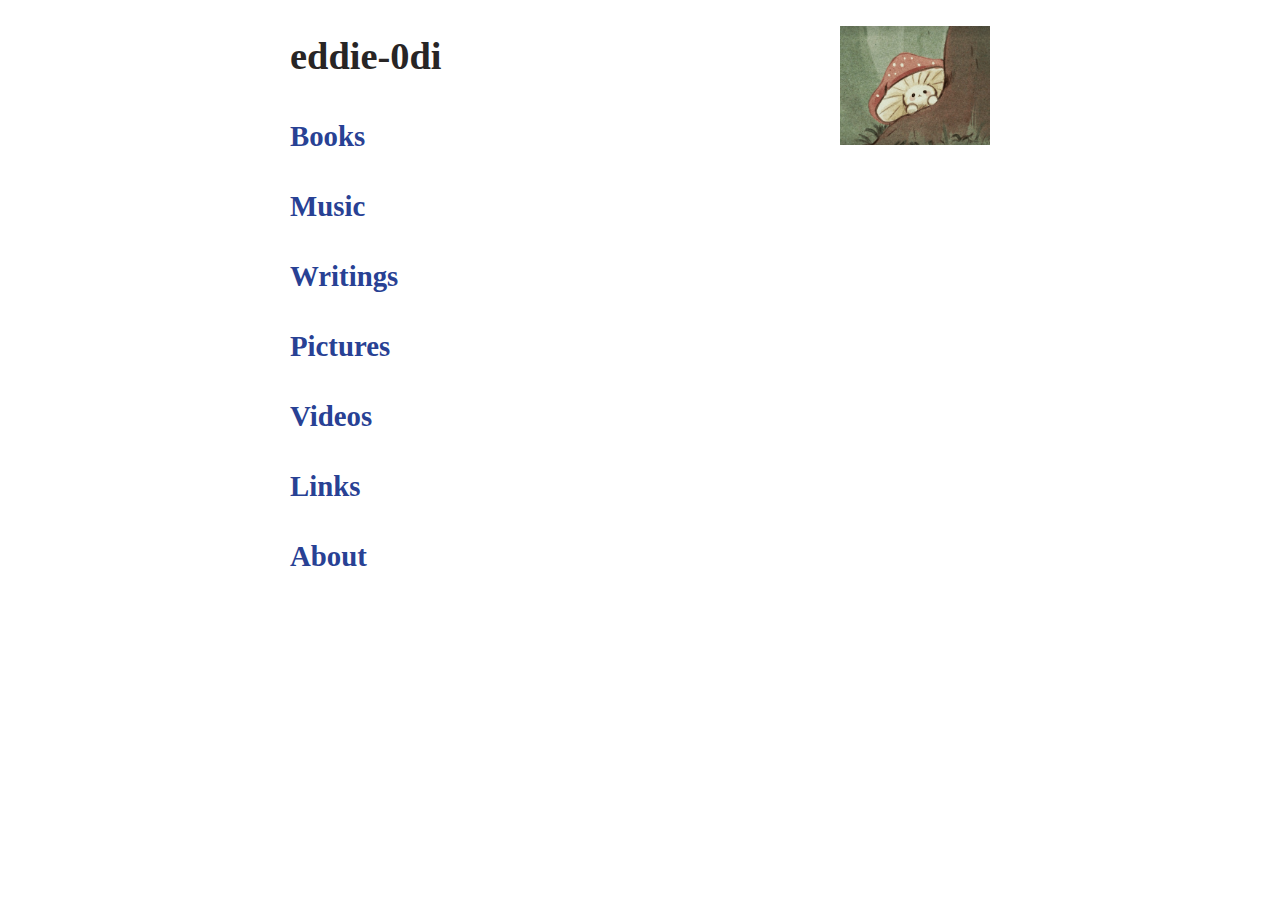
<file: index.html>
<!DOCTYPE html>
<html lang="en">
  <head>
    <meta charset="utf-8" />
    <link rel="icon" href="favicon.ico" />
    <title>eddie-0di | Home</title>
    <meta
      name="description"
      content="This is the website of Eddie, a engineer, writer, teacher, and gardener living in Germany." />
    <meta name="author" content="Eddie" />
    <meta name="viewport" content="width=device-width, initial-scale=1.0" />
    <link rel="stylesheet" href="eddie-net-stylesheet.css" type="text/css" />
    <meta name="google-site-verification" content="smri1ze-xxxxxxxxxx" />
  </head>
  <body class="main">
    <img
      id="portrait"
      style="float: right; padding-left: 10px"
      usemap="#portraitmap"
      width="150"
      height="150"
      alt=""
      src="images/eddie-portrait.gif" />

    <map name="portraitmap">
      <area
        shape="square"
        coords="75,75,75"
        alt="eddie portrait"
        href="about.html" />
    </map>

    <h1>eddie-0di</h1>

    <h2><a href="books.html">Books</a></h2>
    <h2><a href="music.html">Music</a></h2>
    <h2><a href="writings.html">Writings</a></h2>
    <h2><a href="pictures.html">Pictures</a></h2>
    <h2><a href="videos.html">Videos</a></h2>
    <h2><a href="links.html">Links</a></h2>
    <h2><a href="about.html">About</a></h2>
  </body>
</html>
</file>
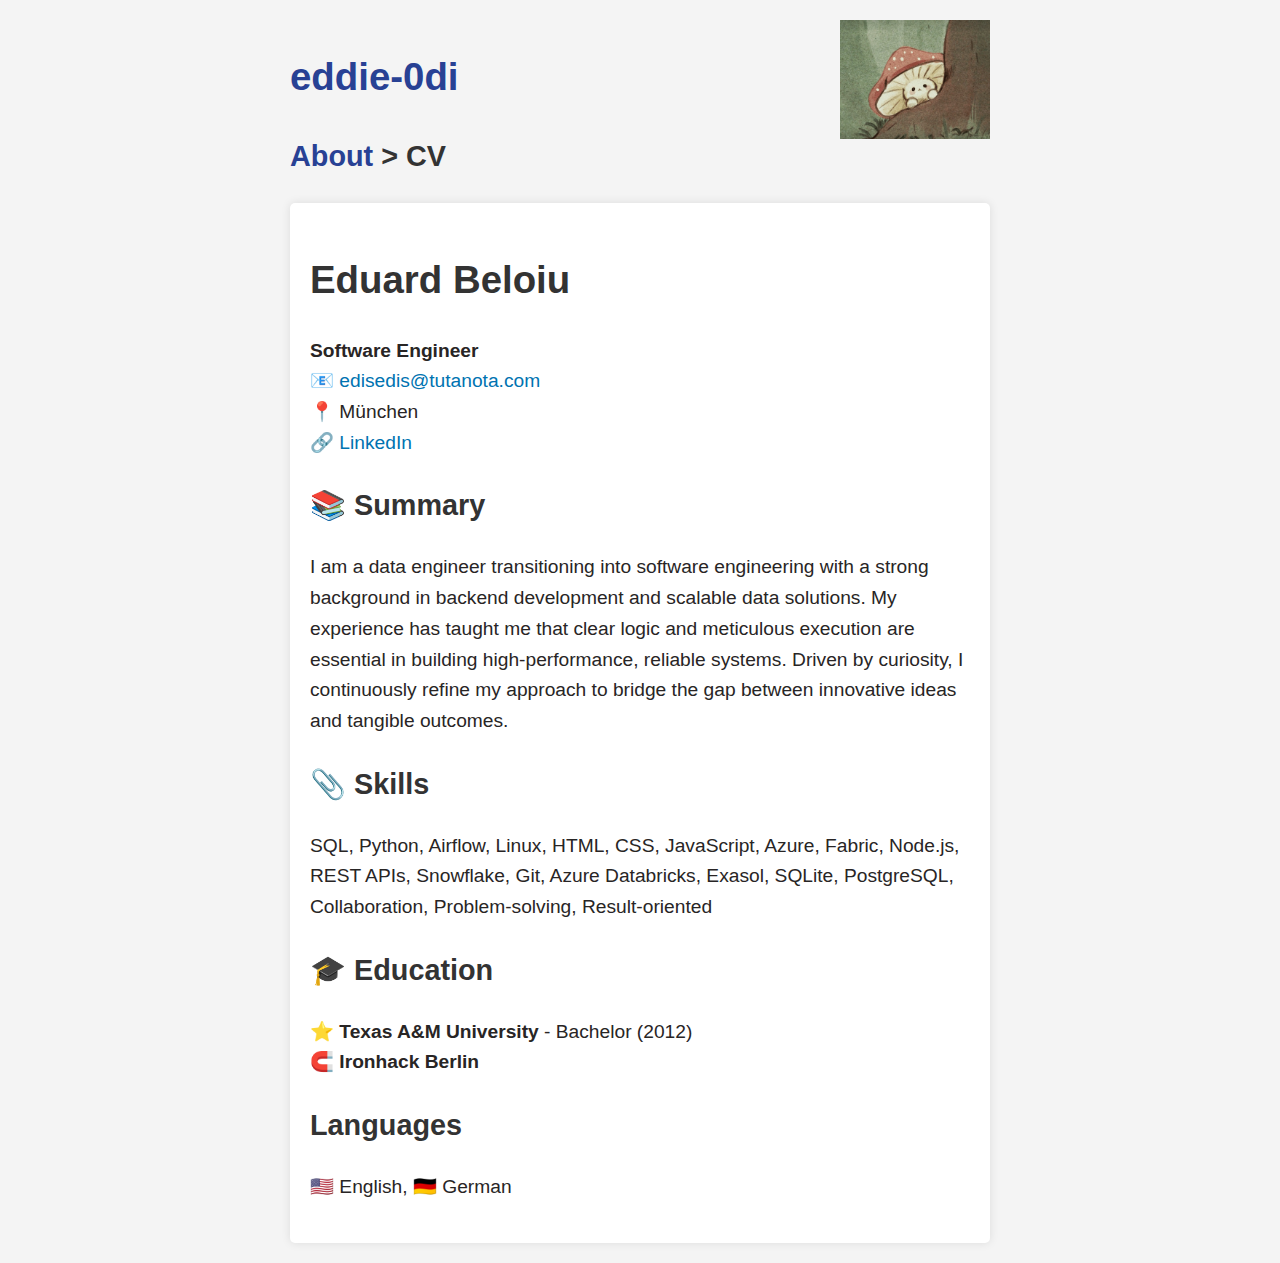
<file: about-cv.html>
<!DOCTYPE html>
<html lang="ja">
<head>
    <meta charset="utf-8" />
    <link rel="icon" href="favicon.ico" />
    <title>eddie-0di | About | CV</title>
    <meta name="description" content="This is the website of Eddie, an engineer, writer, teacher, and gardener living in Germany." />
    <meta name="author" content="Eddie" />
    <meta name="viewport" content="width=device-width, initial-scale=1.0" />
    <link rel="stylesheet" href="eddie-net-stylesheet.css" type="text/css" />
    <style>
        body {
            font-family: Arial, sans-serif;
            margin: 40px;
            padding: 20px;
            background-color: #f4f4f4;
        }
        .container {
            max-width: 800px;
            background: white;
            padding: 20px;
            box-shadow: 0 0 10px rgba(0, 0, 0, 0.1);
            border-radius: 5px;
        }
        h1, h2 {
            color: #333;
        }
        .section {
            margin-bottom: 20px;
        }
        .contact a {
            text-decoration: none;
            color: #0073b1;
        }
        ul {
            list-style-type: none;
            padding: 0;
        }
        li {
            margin-bottom: 10px;
        }
        .job-title {
            font-weight: bold;
        }
    </style>
</head>
<body class="main">
    <img id="portrait" style="float: right; padding-left: 10px" width="150" height="150" alt="" src="images/eddie-portrait.gif" />
    
    <h1><a href="index.html">eddie-0di </a></h1>
    <h2><a href="about.html">About</a> > CV</h2>
    
    <div class="container">
        <h1>Eduard Beloiu</h1>
        <p><strong>Software Engineer</strong></p>
        
        <div class="section contact">
            <p>📧 <a href="mailto:edisedis@tutanota.com">edisedis@tutanota.com</a></p>
            <p>📍 München </p>
            <p>🔗 <a href="http://linkedin.com/in/eddiebeloiu" target="_blank">LinkedIn</a></p>
        </div>
    
        <div class="section">
            <h2>📚 Summary</h2>
            <p>I am a data engineer transitioning into software engineering with a strong background in backend development 
               and scalable data solutions. My experience has taught me that clear logic and meticulous execution are essential 
               in building high-performance, reliable systems. Driven by curiosity, I continuously refine my approach to bridge 
               the gap between innovative ideas and tangible outcomes.</p>
        </div>
    
        <div class="section">
            <h2>📎 Skills</h2>
            <p>SQL, Python, Airflow, Linux, HTML, CSS, JavaScript, Azure, Fabric, Node.js, REST APIs, Snowflake, Git, 
                Azure Databricks, Exasol, SQLite, PostgreSQL, Collaboration, Problem-solving, Result-oriented</p>
        </div>
    
        <div class="section">
            <h2>🎓 Education</h2>
            <p><strong>⭐ Texas A&M University</strong> - Bachelor (2012) </p>
            <p><strong>🧲 Ironhack Berlin</strong> </p>
        </div>
        
        <div class="section">
            <h2>Languages</h2>
            <p>🇺🇸 English, 🇩🇪 German</p>
        </div>
        
    </div>
</body>
</html>
</file>
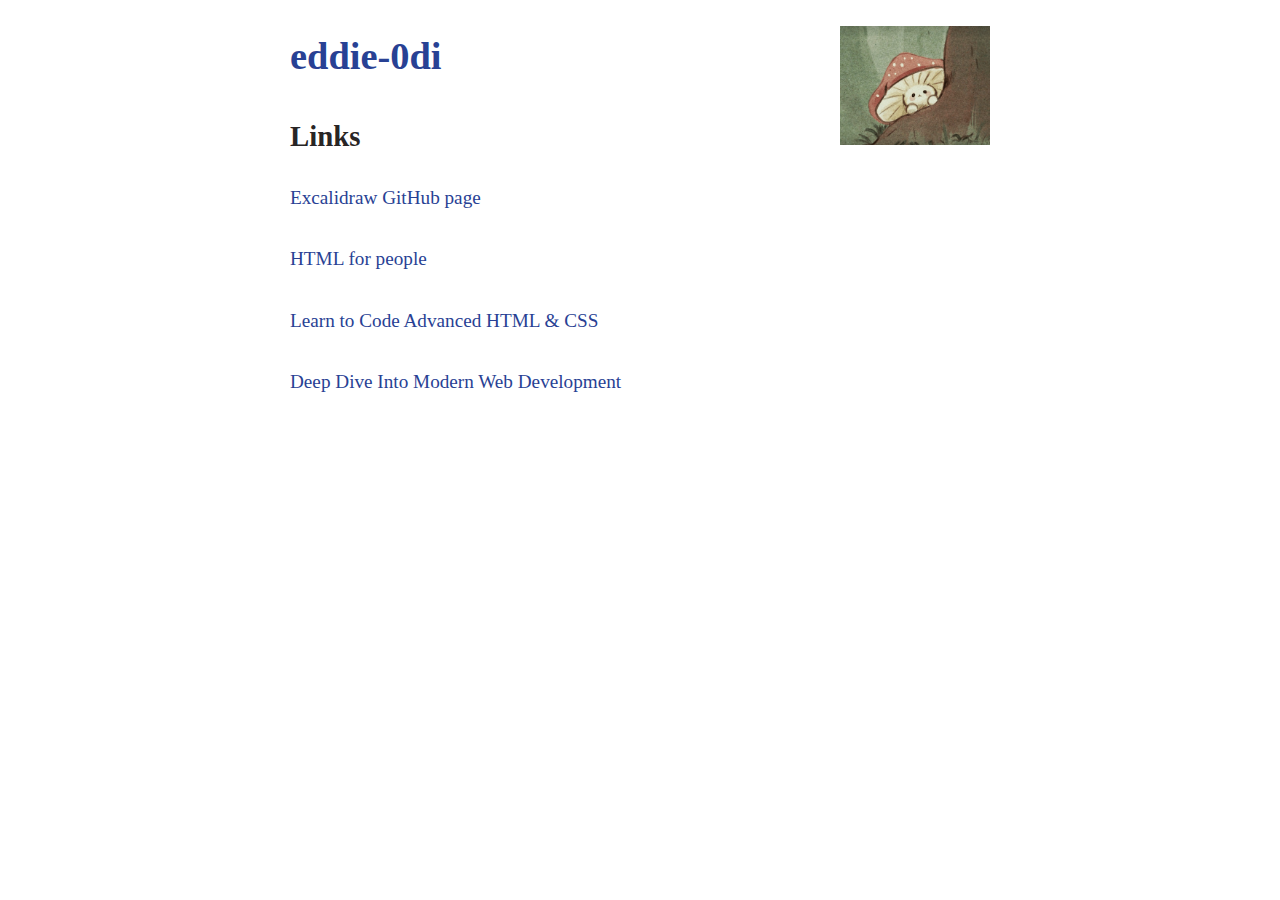
<file: links.html>
<!DOCTYPE html>
<html lang="en">
  <head>
    <meta charset="utf-8" />
    <link rel="icon" href="favicon.ico" />
    <title>eddie-0di | Links</title>
    <meta
      name="description"
      content="This is the website of Eddie, a engineer, writer, teacher, and gardener living in Germany." />
    <meta name="author" content="Eddie" />
    <meta name="viewport" content="width=device-width, initial-scale=1.0" />
    <link rel="stylesheet" href="eddie-net-stylesheet.css" type="text/css" />
  </head>
  <body class="main">
    <img
      id="portrait"
      style="float: right; padding-left: 10px"
      usemap="#portraitmap"
      width="150"
      height="150"
      alt=""
      src="images/eddie-portrait.gif" />

    <map name="portraitmap">
      <area
        shape="square"
        coords="75,75,75"
        alt="eddie portrait"
        href="index.html" />
    </map>

    <h1><a href="index.html">eddie-0di </a></h1>

    <h2>Links</h2>
    
    <a href="https://github.com/excalidraw/excalidraw">Excalidraw GitHub page</a><br /><br />
    <a href="https://htmlforpeople.com/">HTML for people</a><br /><br />
    <a href="https://learn.shayhowe.com/advanced-html-css/">Learn to Code Advanced HTML & CSS</a><br /><br />
    <a href="https://fullstackopen.com/en/">Deep Dive Into Modern Web Development</a><br /><br />
    
  </body>
</html>
</file>
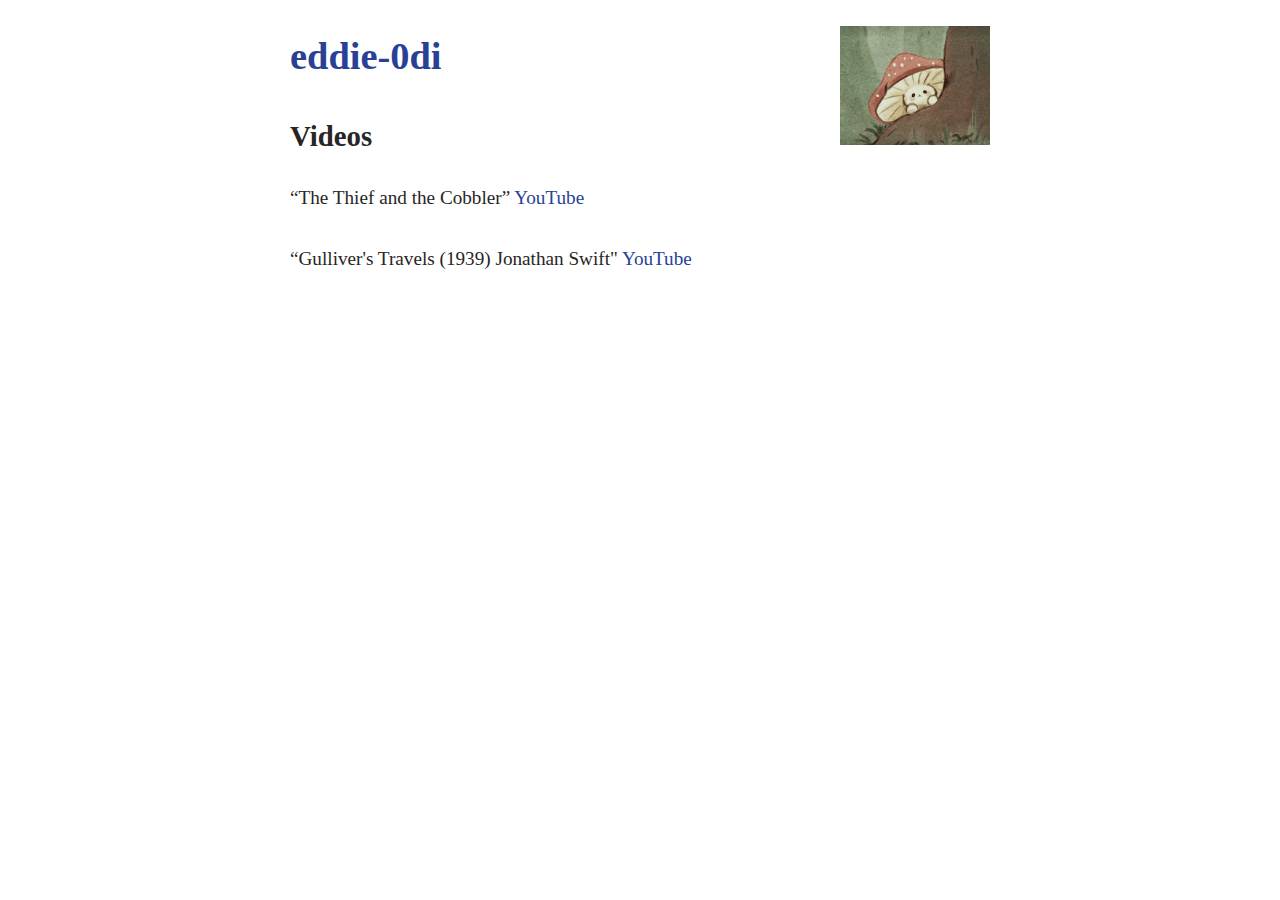
<file: videos.html>
<!DOCTYPE html>
<html lang="en">
  <head>
    <meta charset="utf-8" />
    <link rel="icon" href="favicon.ico" />
    <title>eddie-0di | Videos</title>
    <meta
      name="description"
      content="This is the website of Eddie, a engineer, writer, teacher, and gardener living in Germany." />
    <meta name="author" content="eddie" />
    <meta name="viewport" content="width=device-width, initial-scale=1.0" />
    <link rel="stylesheet" href="eddie-net-stylesheet.css" type="text/css" />
  </head>

  <body class="main">
    <img
      id="portrait"
      style="float: right; padding-left: 10px"
      usemap="#portraitmap"
      width="150"
      height="150"
      alt=""
      src="images/eddie-portrait.gif" />

    <map name="portraitmap">
      <area
        shape="square"
        coords="75,75,75"
        alt="eddie portrait"
        href="index.html" />
    </map>

    <h1><a href="index.html">eddie-0di</a></h1>

    <h2>Videos</h2>

    “The Thief and the Cobbler”
    <a href="https://youtu.be/BKTCSLbjhtM" target="_blank">YouTube</a
    ><br /><br />

    “Gulliver's Travels (1939) Jonathan Swift"
    <a href="https://youtu.be/rehNT9wIjUg" target="_blank">YouTube</a
    ><br /><br />
    
  </body>
</html>
</file>
<file: eddie-net-stylesheet.css>
body {
  font-family: Palatino, serif;
  font-size: 1.2em;
  line-height: 1.6;
  color: #282525;
}

@media only screen and (max-width: 8000px) {
  .main {
    padding-left: max(100px, 5%);
    padding-right: max(100px, 5%);
    max-width: 700px;
    margin: auto;
  }
}

@media screen and (max-width: 768px) {
  .main {
    padding-left: max(10px, 3%);
    padding-right: max(10px, 3%);
    margin: auto;
  }
}

body.photograph {
  background-color: black;
  margin-top: 45px;
}

img {
  max-width: 100%;
  height: auto;
  text-decoration: none !important;
  border: 0px !important;
  outline: none;
}

.center {
  display: block;
  margin-left: auto;
  margin-right: auto;
  width: 90%;
  max-width: 1200px;
}

.center-small {
  display: block;
  margin-left: auto;
  margin-right: auto;
  width: 90%;
  max-width: 500px;
}

.jatsi_image {
  align: right;
}

hr {
  border: 1px solid gray;
  margin-top: 15px;
  margin-bottom: 25px;
}

a:link {
  text-decoration: none;
  color: rgb(40, 65, 148);
}

a:visited {
  text-decoration: none;
  color: rgb(40, 65, 148);
}

a:hover {
  text-decoration: none !important;
  color: rgb(58, 96, 222) !important;
}

a:active {
  text-decoration: none;
  color: rgb(58, 96, 222);
}

p {
  margin: 0;
}

.jatsi_base_paragraph {
  text-indent: 15px;
}

.jatsi_base_paragraph_no_indent_space_after {
  text-indent: 0px;
  margin-bottom: 25px;
}

.jatsi_summary {
  text-indent: 12px;
  font-size: 90%;
}

.jatsi_caption {
  font-size: 100%;
  text-align: left;
}

.jatsi_source {
  font-size: 90%;
  text-align: right;
  padding-top: 1%;
  padding-bottom: 3%;
}

.jatsi_image_source {
  font-size: 90%;
  text-align: left;
  padding-top: none;
  padding-bottom: 3%;
}

.jatsi_poem {
  font-size: 100%;
  margin-left: 18px !important;
}

.jatsi_textcenter {
  font-size: 100%;
  text-align: center;
}

.jatsi_footnote {
  padding-left: 5px;
  padding-right: 40px;
  line-height: 1.3;
  text-indent: -5px;
  font-size: 90%;
  text-align: left;
  padding-bottom: 1%;
}

.jatsi_glossary_headword {
  font-weight: bold;
  font-size: 110%;
  padding-top: 5%;
  padding-bottom: 0%;
}

.jatsi_glossary_definition {
  font-weight: normal;
  font-size: 105%;
  padding-top: 0%;
  padding-bottom: 1%;
}

.jatsi_glossary_Japanese {
  font-weight: normal;
  font-size: 100%;
  padding-top: 0%;
  padding-bottom: 0%;
}

.jatsi_glossary_alternate {
  font-family: sans-serif;
  font-weight: normal;
  font-size: 105%;
  padding-top: 0%;
  padding-bottom: 0%;
}

.jatsi_glossary_comment {
  color: blue;
  font-weight: normal;
  font-size: 90%;
  padding-top: 0%;
  padding-bottom: 0%;
}

.jatsi_glossary_crossreference {
  font-weight: bold;
  font-size: 110%;
  padding-top: 5%;
  padding-bottom: 0%;
}

.jatsi_sources_year {
  font-weight: bold;
  color: rgb(85, 125, 50);
  font-size: 150%;
  padding-top: 3%;
  padding-bottom: 0%;
}

.jatsi_sources_title {
  font-weight: bold;
  font-size: 110%;
  padding-top: 3%;
  padding-bottom: 0.5%;
}

.jatsi_sources_author {
  font-weight: normal;
  font-size: 100%;
  padding-top: 0%;
  padding-bottom: 0.3%;
}

.jatsi_sources_comment {
  font-weight: normal;
  font-size: 90%;
  padding-top: 0%;
  padding-bottom: 0.3%;
}
</file>
